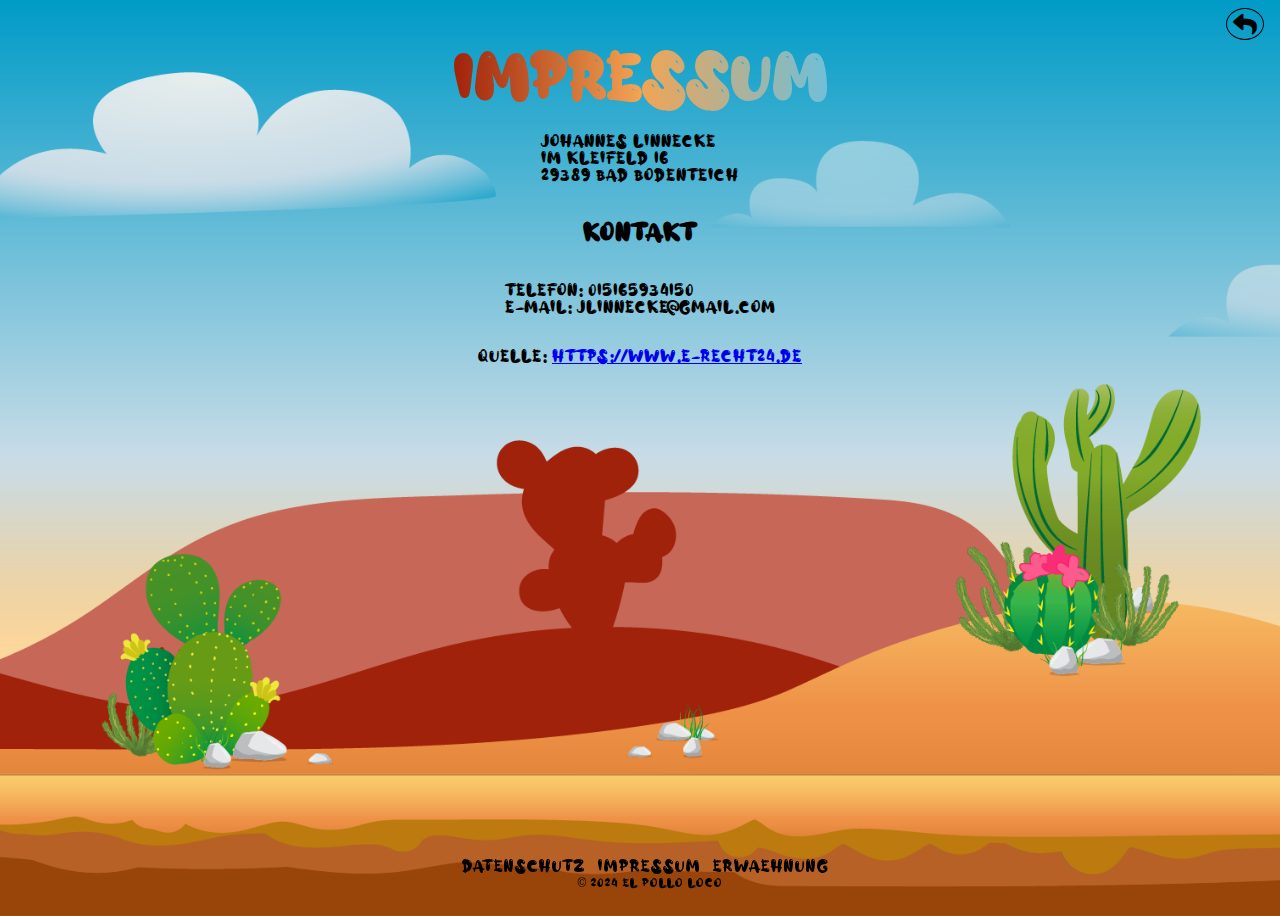
<file: imprint.html>
<!DOCTYPE html>
<html lang="en" translate="no">
<head>
    <meta charset="UTF-8">
    <meta name="viewport" content="width=device-width, initial-scale=1.0">
    <title>Impressum</title>
    <link rel="stylesheet" href="style.css">
    <link rel="stylesheet" href="https://cdnjs.cloudflare.com/ajax/libs/font-awesome/6.0.0-beta3/css/all.min.css">
    <link rel="shortcut icon" href="img/6_salsa_bottle/2_salsa_bottle_on_ground.png" type="image/x-icon">
</head>
<body style="color: black;">
    <button class="fas back-btn" onclick="window.history.back()">&#xf3e5</button>
    <h1>Impressum</h1>

    <p>Johannes Linnecke<br />
    Im Kleifeld 16<br />
    29389 Bad Bodenteich</p>

    <h2>Kontakt</h2>
    <p>Telefon: 015165934150<br />
    E-Mail: jlinnecke@gmail.com</p>

    <p>Quelle: <a href="https://www.e-recht24.de">https://www.e-recht24.de</a></p>
    <footer>
        <div class="footer" id="footer">
            <div class="links">
                <a href="privacy.html">Datenschutz</a>
                <a href="imprint.html">Impressum</a>
                <a href="mention.html">Erwaehnung</a>
            </div>
            <span data-text="© 2021 El Pollo Loco">© 2024 El Pollo Loco</span>
        </div>
    </footer>
</body>
</html>
</file>
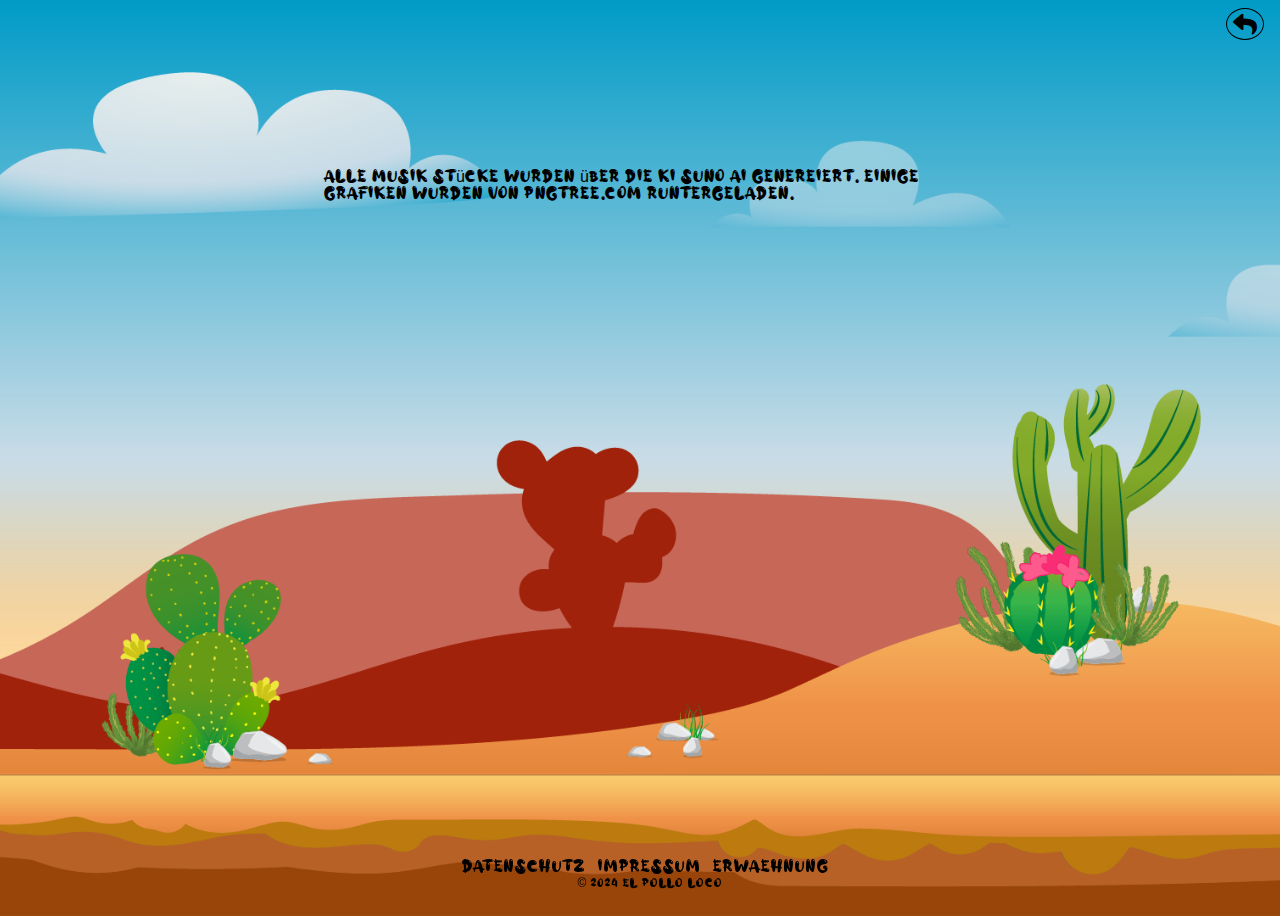
<file: mention.html>
<!DOCTYPE html>
<html lang="en" translate="no">
<head>
    <meta charset="UTF-8">
    <meta name="viewport" content="width=device-width, initial-scale=1.0">
    <title>Erwähung</title>
    <link rel="stylesheet" href="style.css">
    <link rel="stylesheet" href="https://cdnjs.cloudflare.com/ajax/libs/font-awesome/6.0.0-beta3/css/all.min.css">
    <link rel="shortcut icon" href="img/6_salsa_bottle/2_salsa_bottle_on_ground.png" type="image/x-icon">
</head>
<body style="color: black;">
    <button class="fas back-btn" onclick="window.history.back()">&#xf3e5</button>
    <div class="text-content">
        Alle Musik Stücke wurden über die KI Suno AI genereiert.
        Einige Grafiken wurden von pngtree.com runtergeladen.
    </div>
    <footer>
        <div class="footer" id="footer">
            <div class="links">
                <a href="privacy.html">Datenschutz</a>
                <a href="imprint.html">Impressum</a>
                <a href="mention.html">Erwaehnung</a>
            </div>
            <span data-text="© 2021 El Pollo Loco">© 2024 El Pollo Loco</span>
        </div>
    </footer>
</body>
</html>
</file>
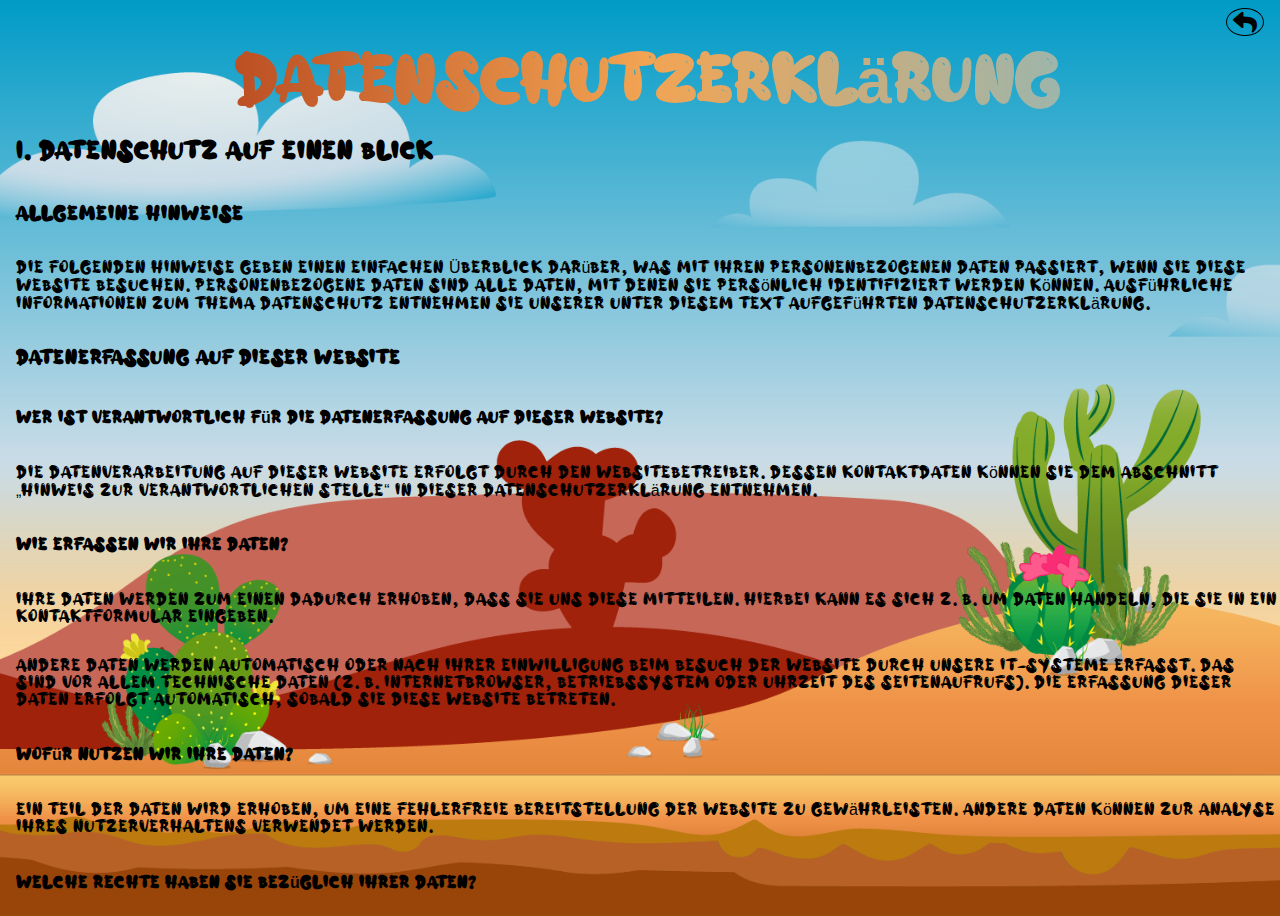
<file: privacy.html>
<!DOCTYPE html>
<html lang="en" translate="no">
<head>
    <meta charset="UTF-8">
    <meta name="viewport" content="width=device-width, initial-scale=1.0">
    <title>Privacy</title>
    <link rel="stylesheet" href="style.css">
    <link rel="stylesheet" href="https://cdnjs.cloudflare.com/ajax/libs/font-awesome/6.0.0-beta3/css/all.min.css">
    <link rel="shortcut icon" href="img/6_salsa_bottle/2_salsa_bottle_on_ground.png" type="image/x-icon">
</head>
<body style="color: black;">
    <button class="fas back-btn" onclick="window.history.back()">&#xf3e5</button>
    <div class="privacy-text-content" style="overflow-y: auto;">
        <h1>Datenschutz&shy;erkl&auml;rung</h1>
        <h2>1. Datenschutz auf einen Blick</h2>
        <h3>Allgemeine Hinweise</h3> <p>Die folgenden Hinweise geben einen einfachen &Uuml;berblick dar&uuml;ber, was mit Ihren personenbezogenen Daten passiert, wenn Sie diese Website besuchen. Personenbezogene Daten sind alle Daten, mit denen Sie pers&ouml;nlich identifiziert werden k&ouml;nnen. Ausf&uuml;hrliche Informationen zum Thema Datenschutz entnehmen Sie unserer unter diesem Text aufgef&uuml;hrten Datenschutzerkl&auml;rung.</p>
        <h3>Datenerfassung auf dieser Website</h3> <h4>Wer ist verantwortlich f&uuml;r die Datenerfassung auf dieser Website?</h4> <p>Die Datenverarbeitung auf dieser Website erfolgt durch den Websitebetreiber. Dessen Kontaktdaten k&ouml;nnen Sie dem Abschnitt &bdquo;Hinweis zur Verantwortlichen Stelle&ldquo; in dieser Datenschutzerkl&auml;rung entnehmen.</p> <h4>Wie erfassen wir Ihre Daten?</h4> <p>Ihre Daten werden zum einen dadurch erhoben, dass Sie uns diese mitteilen. Hierbei kann es sich z.&nbsp;B. um Daten handeln, die Sie in ein Kontaktformular eingeben.</p> <p>Andere Daten werden automatisch oder nach Ihrer Einwilligung beim Besuch der Website durch unsere IT-Systeme erfasst. Das sind vor allem technische Daten (z.&nbsp;B. Internetbrowser, Betriebssystem oder Uhrzeit des Seitenaufrufs). Die Erfassung dieser Daten erfolgt automatisch, sobald Sie diese Website betreten.</p> <h4>Wof&uuml;r nutzen wir Ihre Daten?</h4> <p>Ein Teil der Daten wird erhoben, um eine fehlerfreie Bereitstellung der Website zu gew&auml;hrleisten. Andere Daten k&ouml;nnen zur Analyse Ihres Nutzerverhaltens verwendet werden.</p> <h4>Welche Rechte haben Sie bez&uuml;glich Ihrer Daten?</h4> <p>Sie haben jederzeit das Recht, unentgeltlich Auskunft &uuml;ber Herkunft, Empf&auml;nger und Zweck Ihrer gespeicherten personenbezogenen Daten zu erhalten. Sie haben au&szlig;erdem ein Recht, die Berichtigung oder L&ouml;schung dieser Daten zu verlangen. Wenn Sie eine Einwilligung zur Datenverarbeitung erteilt haben, k&ouml;nnen Sie diese Einwilligung jederzeit f&uuml;r die Zukunft widerrufen. Au&szlig;erdem haben Sie das Recht, unter bestimmten Umst&auml;nden die Einschr&auml;nkung der Verarbeitung Ihrer personenbezogenen Daten zu verlangen. Des Weiteren steht Ihnen ein Beschwerderecht bei der zust&auml;ndigen Aufsichtsbeh&ouml;rde zu.</p> <p>Hierzu sowie zu weiteren Fragen zum Thema Datenschutz k&ouml;nnen Sie sich jederzeit an uns wenden.</p>
        <h2>2. Allgemeine Hinweise und Pflicht&shy;informationen</h2>
        <h3>Datenschutz</h3> <p>Die Betreiber dieser Seiten nehmen den Schutz Ihrer pers&ouml;nlichen Daten sehr ernst. Wir behandeln Ihre personenbezogenen Daten vertraulich und entsprechend den gesetzlichen Datenschutzvorschriften sowie dieser Datenschutzerkl&auml;rung.</p> <p>Wenn Sie diese Website benutzen, werden verschiedene personenbezogene Daten erhoben. Personenbezogene Daten sind Daten, mit denen Sie pers&ouml;nlich identifiziert werden k&ouml;nnen. Die vorliegende Datenschutzerkl&auml;rung erl&auml;utert, welche Daten wir erheben und wof&uuml;r wir sie nutzen. Sie erl&auml;utert auch, wie und zu welchem Zweck das geschieht.</p> <p>Wir weisen darauf hin, dass die Daten&uuml;bertragung im Internet (z.&nbsp;B. bei der Kommunikation per E-Mail) Sicherheitsl&uuml;cken aufweisen kann. Ein l&uuml;ckenloser Schutz der Daten vor dem Zugriff durch Dritte ist nicht m&ouml;glich.</p>
        <h3>Hinweis zur verantwortlichen Stelle</h3> <p>Die verantwortliche Stelle f&uuml;r die Datenverarbeitung auf dieser Website ist:</p> <p>Johannes Linnecke<br />
        Im Kleifeld 16<br />
        29389 Bad Bodenteich</p>

        <p>Telefon: 015165934150<br />
        E-Mail: jlinnecke@gmail.com</p>
        <p>Verantwortliche Stelle ist die nat&uuml;rliche oder juristische Person, die allein oder gemeinsam mit anderen &uuml;ber die Zwecke und Mittel der Verarbeitung von personenbezogenen Daten (z.&nbsp;B. Namen, E-Mail-Adressen o. &Auml;.) entscheidet.</p>

        <h3>Speicherdauer</h3> <p>Soweit innerhalb dieser Datenschutzerkl&auml;rung keine speziellere Speicherdauer genannt wurde, verbleiben Ihre personenbezogenen Daten bei uns, bis der Zweck f&uuml;r die Datenverarbeitung entf&auml;llt. Wenn Sie ein berechtigtes L&ouml;schersuchen geltend machen oder eine Einwilligung zur Datenverarbeitung widerrufen, werden Ihre Daten gel&ouml;scht, sofern wir keine anderen rechtlich zul&auml;ssigen Gr&uuml;nde f&uuml;r die Speicherung Ihrer personenbezogenen Daten haben (z.&nbsp;B. steuer- oder handelsrechtliche Aufbewahrungsfristen); im letztgenannten Fall erfolgt die L&ouml;schung nach Fortfall dieser Gr&uuml;nde.</p>
        <h3>Allgemeine Hinweise zu den Rechtsgrundlagen der Datenverarbeitung auf dieser Website</h3> <p>Sofern Sie in die Datenverarbeitung eingewilligt haben, verarbeiten wir Ihre personenbezogenen Daten auf Grundlage von Art. 6 Abs. 1 lit. a DSGVO bzw. Art. 9 Abs. 2 lit. a DSGVO, sofern besondere Datenkategorien nach Art. 9 Abs. 1 DSGVO verarbeitet werden. Im Falle einer ausdr&uuml;cklichen Einwilligung in die &Uuml;bertragung personenbezogener Daten in Drittstaaten erfolgt die Datenverarbeitung au&szlig;erdem auf Grundlage von Art. 49 Abs. 1 lit. a DSGVO. Sofern Sie in die Speicherung von Cookies oder in den Zugriff auf Informationen in Ihr Endger&auml;t (z.&nbsp;B. via Device-Fingerprinting) eingewilligt haben, erfolgt die Datenverarbeitung zus&auml;tzlich auf Grundlage von &sect; 25 Abs. 1 TDDDG. Die Einwilligung ist jederzeit widerrufbar. Sind Ihre Daten zur Vertragserf&uuml;llung oder zur Durchf&uuml;hrung vorvertraglicher Ma&szlig;nahmen erforderlich, verarbeiten wir Ihre Daten auf Grundlage des Art. 6 Abs. 1 lit. b DSGVO. Des Weiteren verarbeiten wir Ihre Daten, sofern diese zur Erf&uuml;llung einer rechtlichen Verpflichtung erforderlich sind auf Grundlage von Art. 6 Abs. 1 lit. c DSGVO. Die Datenverarbeitung kann ferner auf Grundlage unseres berechtigten Interesses nach Art. 6 Abs. 1 lit. f DSGVO erfolgen. &Uuml;ber die jeweils im Einzelfall einschl&auml;gigen Rechtsgrundlagen wird in den folgenden Abs&auml;tzen dieser Datenschutzerkl&auml;rung informiert.</p>
        <h3>Empfänger von personenbezogenen Daten</h3> <p>Im Rahmen unserer Gesch&auml;ftst&auml;tigkeit arbeiten wir mit verschiedenen externen Stellen zusammen. Dabei ist teilweise auch eine &Uuml;bermittlung von personenbezogenen Daten an diese externen Stellen erforderlich. Wir geben personenbezogene Daten nur dann an externe Stellen weiter, wenn dies im Rahmen einer Vertragserf&uuml;llung erforderlich ist, wenn wir gesetzlich hierzu verpflichtet sind (z.&nbsp;B. Weitergabe von Daten an Steuerbeh&ouml;rden), wenn wir ein berechtigtes Interesse nach Art. 6 Abs. 1 lit. f DSGVO an der Weitergabe haben oder wenn eine sonstige Rechtsgrundlage die Datenweitergabe erlaubt. Beim Einsatz von Auftragsverarbeitern geben wir personenbezogene Daten unserer Kunden nur auf Grundlage eines g&uuml;ltigen Vertrags &uuml;ber Auftragsverarbeitung weiter. Im Falle einer gemeinsamen Verarbeitung wird ein Vertrag &uuml;ber gemeinsame Verarbeitung geschlossen.</p>
        <h3>Widerruf Ihrer Einwilligung zur Datenverarbeitung</h3> <p>Viele Datenverarbeitungsvorg&auml;nge sind nur mit Ihrer ausdr&uuml;cklichen Einwilligung m&ouml;glich. Sie k&ouml;nnen eine bereits erteilte Einwilligung jederzeit widerrufen. Die Rechtm&auml;&szlig;igkeit der bis zum Widerruf erfolgten Datenverarbeitung bleibt vom Widerruf unber&uuml;hrt.</p>
        <h3>Widerspruchsrecht gegen die Datenerhebung in besonderen F&auml;llen sowie gegen Direktwerbung (Art. 21 DSGVO)</h3> <p>WENN DIE DATENVERARBEITUNG AUF GRUNDLAGE VON ART. 6 ABS. 1 LIT. E ODER F DSGVO ERFOLGT, HABEN SIE JEDERZEIT DAS RECHT, AUS GR&Uuml;NDEN, DIE SICH AUS IHRER BESONDEREN SITUATION ERGEBEN, GEGEN DIE VERARBEITUNG IHRER PERSONENBEZOGENEN DATEN WIDERSPRUCH EINZULEGEN; DIES GILT AUCH F&Uuml;R EIN AUF DIESE BESTIMMUNGEN GEST&Uuml;TZTES PROFILING. DIE JEWEILIGE RECHTSGRUNDLAGE, AUF DENEN EINE VERARBEITUNG BERUHT, ENTNEHMEN SIE DIESER DATENSCHUTZERKL&Auml;RUNG. WENN SIE WIDERSPRUCH EINLEGEN, WERDEN WIR IHRE BETROFFENEN PERSONENBEZOGENEN DATEN NICHT MEHR VERARBEITEN, ES SEI DENN, WIR K&Ouml;NNEN ZWINGENDE SCHUTZW&Uuml;RDIGE GR&Uuml;NDE F&Uuml;R DIE VERARBEITUNG NACHWEISEN, DIE IHRE INTERESSEN, RECHTE UND FREIHEITEN &Uuml;BERWIEGEN ODER DIE VERARBEITUNG DIENT DER GELTENDMACHUNG, AUS&Uuml;BUNG ODER VERTEIDIGUNG VON RECHTSANSPR&Uuml;CHEN (WIDERSPRUCH NACH ART. 21 ABS. 1 DSGVO).</p> <p>WERDEN IHRE PERSONENBEZOGENEN DATEN VERARBEITET, UM DIREKTWERBUNG ZU BETREIBEN, SO HABEN SIE DAS RECHT, JEDERZEIT WIDERSPRUCH GEGEN DIE VERARBEITUNG SIE BETREFFENDER PERSONENBEZOGENER DATEN ZUM ZWECKE DERARTIGER WERBUNG EINZULEGEN; DIES GILT AUCH F&Uuml;R DAS PROFILING, SOWEIT ES MIT SOLCHER DIREKTWERBUNG IN VERBINDUNG STEHT. WENN SIE WIDERSPRECHEN, WERDEN IHRE PERSONENBEZOGENEN DATEN ANSCHLIESSEND NICHT MEHR ZUM ZWECKE DER DIREKTWERBUNG VERWENDET (WIDERSPRUCH NACH ART. 21 ABS. 2 DSGVO).</p>
        <h3>Beschwerde&shy;recht bei der zust&auml;ndigen Aufsichts&shy;beh&ouml;rde</h3> <p>Im Falle von Verst&ouml;&szlig;en gegen die DSGVO steht den Betroffenen ein Beschwerderecht bei einer Aufsichtsbeh&ouml;rde, insbesondere in dem Mitgliedstaat ihres gew&ouml;hnlichen Aufenthalts, ihres Arbeitsplatzes oder des Orts des mutma&szlig;lichen Versto&szlig;es zu. Das Beschwerderecht besteht unbeschadet anderweitiger verwaltungsrechtlicher oder gerichtlicher Rechtsbehelfe.</p>
        <h3>Recht auf Daten&shy;&uuml;bertrag&shy;barkeit</h3> <p>Sie haben das Recht, Daten, die wir auf Grundlage Ihrer Einwilligung oder in Erf&uuml;llung eines Vertrags automatisiert verarbeiten, an sich oder an einen Dritten in einem g&auml;ngigen, maschinenlesbaren Format aush&auml;ndigen zu lassen. Sofern Sie die direkte &Uuml;bertragung der Daten an einen anderen Verantwortlichen verlangen, erfolgt dies nur, soweit es technisch machbar ist.</p>
        <h3>Auskunft, Berichtigung und L&ouml;schung</h3> <p>Sie haben im Rahmen der geltenden gesetzlichen Bestimmungen jederzeit das Recht auf unentgeltliche Auskunft &uuml;ber Ihre gespeicherten personenbezogenen Daten, deren Herkunft und Empf&auml;nger und den Zweck der Datenverarbeitung und ggf. ein Recht auf Berichtigung oder L&ouml;schung dieser Daten. Hierzu sowie zu weiteren Fragen zum Thema personenbezogene Daten k&ouml;nnen Sie sich jederzeit an uns wenden.</p>
        <h3>Recht auf Einschr&auml;nkung der Verarbeitung</h3> <p>Sie haben das Recht, die Einschr&auml;nkung der Verarbeitung Ihrer personenbezogenen Daten zu verlangen. Hierzu k&ouml;nnen Sie sich jederzeit an uns wenden. Das Recht auf Einschr&auml;nkung der Verarbeitung besteht in folgenden F&auml;llen:</p> <ul> <li>Wenn Sie die Richtigkeit Ihrer bei uns gespeicherten personenbezogenen Daten bestreiten, ben&ouml;tigen wir in der Regel Zeit, um dies zu &uuml;berpr&uuml;fen. F&uuml;r die Dauer der Pr&uuml;fung haben Sie das Recht, die Einschr&auml;nkung der Verarbeitung Ihrer personenbezogenen Daten zu verlangen.</li> <li>Wenn die Verarbeitung Ihrer personenbezogenen Daten unrechtm&auml;&szlig;ig geschah/geschieht, k&ouml;nnen Sie statt der L&ouml;schung die Einschr&auml;nkung der Datenverarbeitung verlangen.</li> <li>Wenn wir Ihre personenbezogenen Daten nicht mehr ben&ouml;tigen, Sie sie jedoch zur Aus&uuml;bung, Verteidigung oder Geltendmachung von Rechtsanspr&uuml;chen ben&ouml;tigen, haben Sie das Recht, statt der L&ouml;schung die Einschr&auml;nkung der Verarbeitung Ihrer personenbezogenen Daten zu verlangen.</li> <li>Wenn Sie einen Widerspruch nach Art. 21 Abs. 1 DSGVO eingelegt haben, muss eine Abw&auml;gung zwischen Ihren und unseren Interessen vorgenommen werden. Solange noch nicht feststeht, wessen Interessen &uuml;berwiegen, haben Sie das Recht, die Einschr&auml;nkung der Verarbeitung Ihrer personenbezogenen Daten zu verlangen.</li> </ul> <p>Wenn Sie die Verarbeitung Ihrer personenbezogenen Daten eingeschr&auml;nkt haben, d&uuml;rfen diese Daten &ndash; von ihrer Speicherung abgesehen &ndash; nur mit Ihrer Einwilligung oder zur Geltendmachung, Aus&uuml;bung oder Verteidigung von Rechtsanspr&uuml;chen oder zum Schutz der Rechte einer anderen nat&uuml;rlichen oder juristischen Person oder aus Gr&uuml;nden eines wichtigen &ouml;ffentlichen Interesses der Europ&auml;ischen Union oder eines Mitgliedstaats verarbeitet werden.</p>
        <h3>SSL- bzw. TLS-Verschl&uuml;sselung</h3> <p>Diese Seite nutzt aus Sicherheitsgr&uuml;nden und zum Schutz der &Uuml;bertragung vertraulicher Inhalte, wie zum Beispiel Bestellungen oder Anfragen, die Sie an uns als Seitenbetreiber senden, eine SSL- bzw. TLS-Verschl&uuml;sselung. Eine verschl&uuml;sselte Verbindung erkennen Sie daran, dass die Adresszeile des Browsers von &bdquo;http://&ldquo; auf &bdquo;https://&ldquo; wechselt und an dem Schloss-Symbol in Ihrer Browserzeile.</p> <p>Wenn die SSL- bzw. TLS-Verschl&uuml;sselung aktiviert ist, k&ouml;nnen die Daten, die Sie an uns &uuml;bermitteln, nicht von Dritten mitgelesen werden.</p>
        <p>Quelle: <a href="https://www.e-recht24.de">https://www.e-recht24.de</a></p>
        <div class="footer-privacy" id="footer">
            <div class="links">
                <a href="privacy.html">Datenschutz</a>
                <a href="imprint.html">Impressum</a>
                <a href="mention.html">Erwaehnung</a>
            </div>
            <span data-text="© 2021 El Pollo Loco">© 2024 El Pollo Loco</span>
        </div>
    </div>
</body>
</html>
</file>
<file: style.css>
@font-face {
    font-family: 'allowink';
    src: url('font/aalloyInk.ttf') format('truetype');
}

body {
    height: 100vh;
    overflow-y: hidden;
    display: flex;
    flex-direction: column;
    align-items: center;
    background-image: url(img/5_background/complete_background.png);
    background-repeat: no-repeat; 
    background-position: center;
    background-size: cover;
    font-family: 'allowink', Arial, Helvetica, sans-serif; 
    color: #ea8e44; 
}

.headline {
    display: flex;
    width: 100%;
    justify-content: center;
    margin-bottom: 64px;
}

h1 {
    position: relative;
    font-size: 64px;
    margin-top: 8px;
    margin-bottom: 0;
    background: linear-gradient(90deg, rgba(160, 34, 10 ,1) 0%, rgba(242, 164, 83, 1) 50%, rgba(112,191,217,1) 100%);
    -webkit-background-clip: text;
    -webkit-text-fill-color: transparent; 
    
}

h1::before {
    content: attr(data-text);
    position: absolute;
    top: 0;
    left: 0;
    z-index: -1;
    color: black;
    text-shadow: 12px 6px 8px black;
    -webkit-text-fill-color: black; 
    -webkit-background-clip: border-box; 
}

.menu {
    display: flex;
    align-items: center;
    justify-content: center;
    margin-top: 8px;
}

.start-game {
    display: flex;
    justify-content: center;
    align-items: center;
    width: 100%;
}

.start-game:hover {
    cursor: pointer;
}

.menu-img {
    width: 130px;
    height: 130px;
    margin-right: -32px;
}

.menu-text {
    font-size: 32px;
    text-shadow: 2px 2px 2px black;
}

.introduction {
    display: flex;
    justify-content: center;
    align-items: center;
    width: 100%;
}

.introduction:hover {
    cursor: pointer;
}

.how-to-play-and-story {
    display: flex;
    align-items: center;
    justify-content: center;
    margin-top: 8px;
}

.how-to {
    display: flex;
    align-items: center;
    justify-content: center;
    margin-right: 16px;
}

.how-to:hover {
    cursor: pointer;
}

.story-text {
    display: none;
    flex-direction: column;
    align-items: center;
    margin-top: 8px;
    
}

.story-text.show {
    display: block;
}

.introductions span {
    display: flex;
    justify-content: center;
    align-items: center;
    text-shadow: 4px 4px 2px black;
}

.movement-description {
    font-size: 24px;
}

.introductions {
    display: none;
    flex-direction: column;
    align-items: center;
}

.introductions.show {
    display: flex;
}

.back-btn {
    display: flex;
    margin-left: auto;
    border: 1px solid;
    background-color: transparent;
    border-radius: 100%;
    height: 32px;
}

.fas.back-btn {
    font-size: 24px;
    color: black;
}

.fullscreen-btn {
    display: none;
    font-size: 24px !important;
    color: black;
    border-radius: 100%;
    background-color: rgba(0, 0, 0, 0.5);
}

.back-fullscreen-btn {
    display: none;
    font-size: 24px !important;
    color: black;
    border-radius: 100%;
    background-color: rgba(255, 255, 255, 0.5);
}

.back-btn:hover {
    cursor: pointer;
}

.canvas-content {
    position: relative;
    width: 100%;
    height: 100%;
}

canvas {
    background-color: black;
    display: block;
    position: absolute;
    top: 50%;
    left: 50%;
    transform: translate(-50%, -50%);
    box-shadow: 0px 0px 15px 5px rgba(255, 255, 255, 0.5);
}

.after-game {
    position: absolute;
    top: 50%;
    left: 50%;
    transform: translate(-50%, -50%);
    display: flex;
    flex-direction: column;
    justify-content: center;
    align-items: center;
    gap: 20px; /* Abstand zwischen den Buttons */
}

.restart-btn, .go-back-btn {
    display: none;
    padding: 10px 20px;
    width: 100%;
    font-size: 16px;
    background-color: #EF9938;
    color: white;
    border: 1px solid black;
    cursor: pointer;
    border-radius: 5px;
}

.restart-btn.show, .go-back-btn.show {
    display: block;
}

.fas {
    font-size: 48px;
    color: rgba(0, 0, 0, 0.5);
    margin-right: 8px;
    font-family: 'Courier New', Courier, monospace;

}

.mobile-buttons {
    justify-content: space-between;
    align-items: center;
    width: 100%;
    position: absolute;
    bottom: 0;
}

.audio {
    display: flex;
    justify-content: center;
    align-items: center;
    position: fixed;
    top: 10px;
    right: 10px;
    z-index: 1000;
}

.play-pause-btn {
    font-size: 24px;
    color: black;
    border-radius: 100%;
    background-color: rgba(0, 0, 0, 0.5);
}

.mute-btn {
    font-size: 24px;
    color: black;
    border-radius: 100%;
    background-color: rgba(0, 0, 0, 0.5);
}

.move-buttons {
    display: flex;
    justify-content: center;
    align-items: center;
    margin-left: 16px;
}

.action-buttons {
    display: flex;
    justify-content: center;
    align-items: center;
    margin-right: 16px;
}

.btn {
    background-color: transparent;
    border: none;
}

.text-content {
    display: flex;
    justify-content: center;
    align-items: center;
    width: 50%;
    margin-top: 128px;
}

.introduction-text-content {
    display: flex;
    justify-content: center;
    align-items: center;
    width: 50%;
    margin-top: 64px;
}

.introduction-text-content span {
    font-size: 20px;
    text-align: center;
}

.footer {
    display: flex;
    justify-content: center;
    align-items: center;
    flex-direction: column;
    position: fixed;
    left: 25%;
    bottom: 0;
    width: 50%;
    background-color: transparent;
    padding: 10px; 
}

.footer span {
    font-size: 12px;
    color: black;
    text-align: center;
}

.footer-privacy {
    display: flex;
    flex-direction: column;
    justify-content: center;
    align-items: center;
    height: calc(100vh - 100px);
    padding: 20px;
}

.links {
    display: flex;
    justify-content: center;
    align-items: center;
    margin-top: 8px;
}

.links a {
    color: black;
    text-decoration: none;
    margin-right: 12px;
}

.portrait-warning {
    display: none;
    position: fixed;
    top: 0;
    left: 0;
    width: 100%;
    height: 100%;
    background-color: rgba(0, 0, 0, 0.8);
    color: white;
    font-size: 24px;
    display: flex;
    justify-content: center;
    align-items: center;
    text-align: center;
    z-index: 1000;
}

button:hover {
    cursor: pointer;
    border: 2px solid rgba(255, 255, 255, 1);
    /*box-shadow: 0px 0px 15px 5px rgba(255, 255, 255, 0.5);*/
}

.privacy-text-content{
    display: flex;
    flex-direction: column;
    width: 100%;
    
    padding-left: 16px;
}

.privacy-text-content h1{
    text-align: center;
}

@media (max-width: 845px) {
    .menu-img {
       width: 150px;
       height: 150px;
    }
}

@media (max-width: 566px) {
    .menu-img {
        width: 120px;
        height: 120px;
        margin-left: -32px;
    }

    .menu-text {
        font-size: 24px;
    }
}

@media (max-width: 530px) {
    .privacy-text-content h1{
        font-size: 32px;
    }
}

@media (max-width: 420px) {
    .menu-img {
        margin-left: -16px ;
    }
    .menu-text {
        font-size: 17px ;
    }

    .introduction {
        margin-right: 8px;
    }
    
    .introductions span {
        font-size: 17px;
    }

    .footer span {
        font-size: 10px;
    }

    .links a {
        font-size: 10px;
    }
}

@media only screen and (max-width: 720px) {
    canvas {
        width: 100%;
    }
}

@media only screen and (max-height: 480px) {
    canvas {
        height: 100vh;
    }
}
</file>
